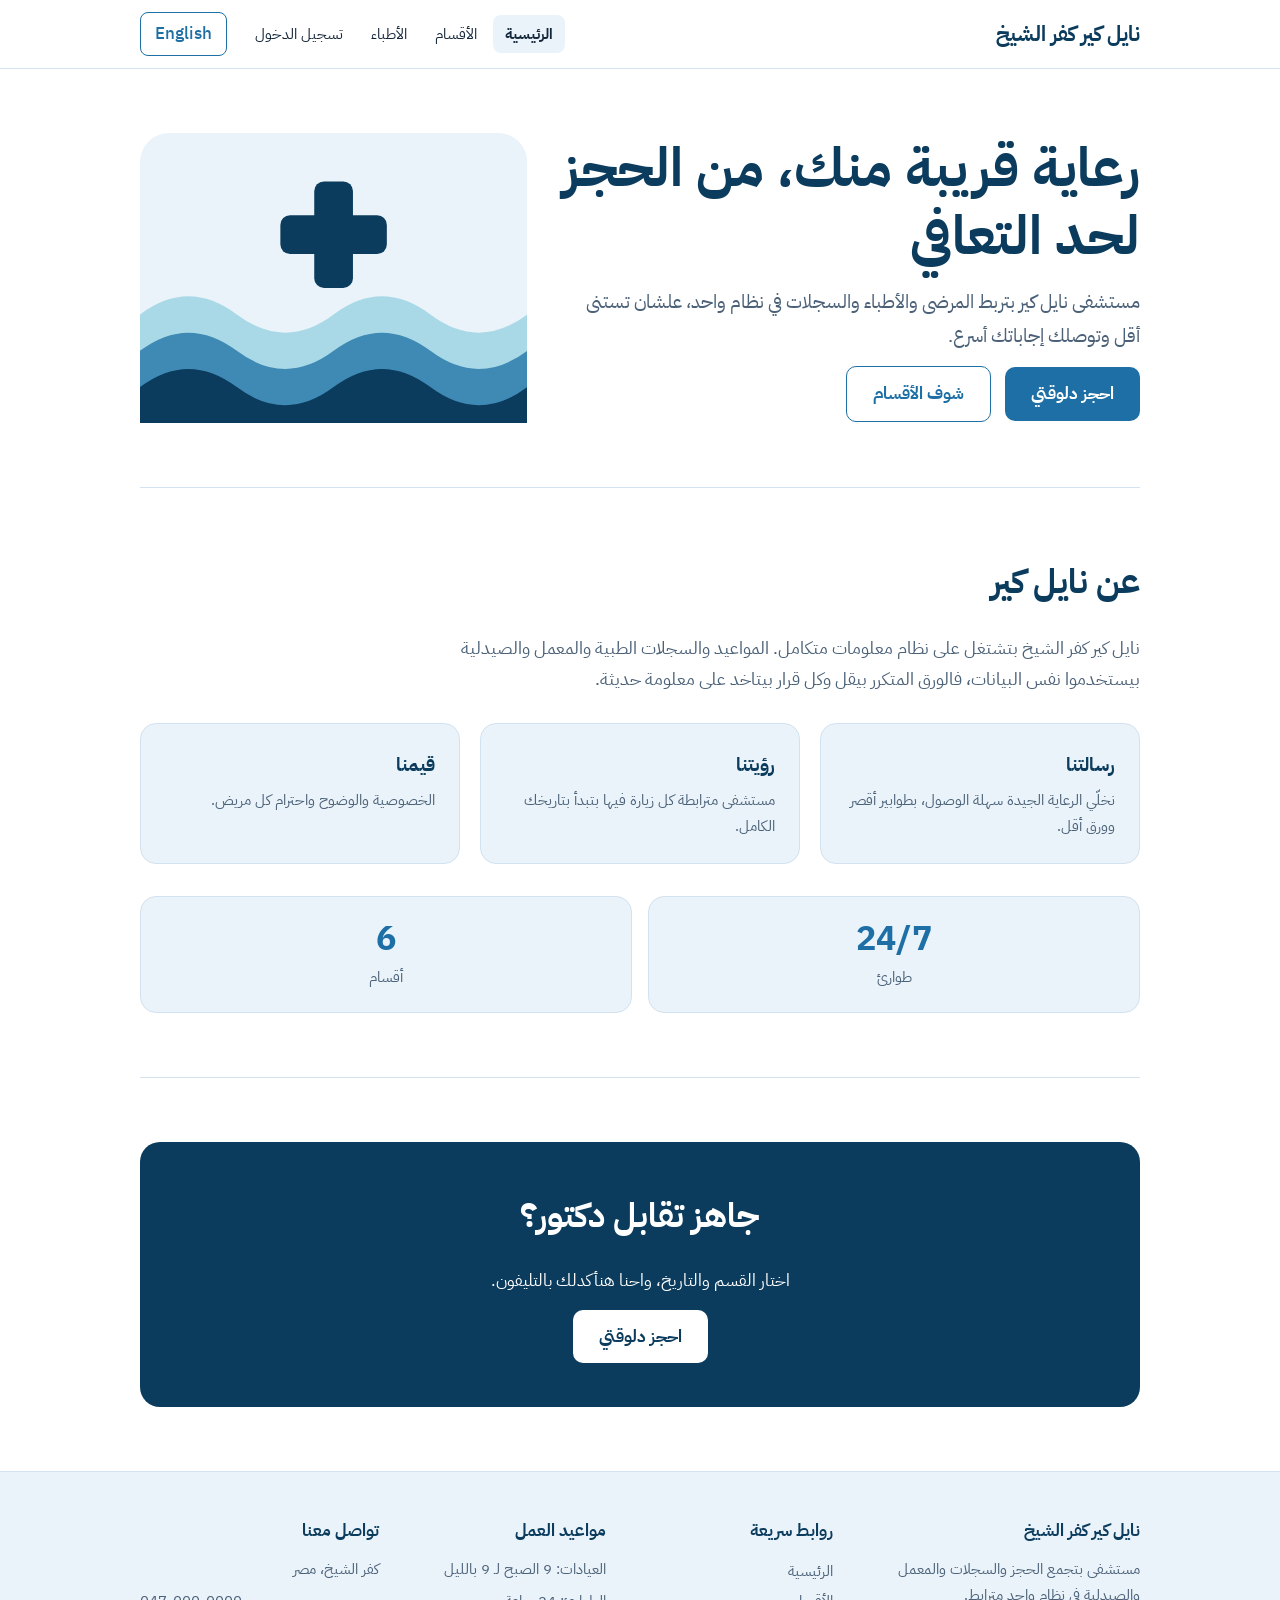
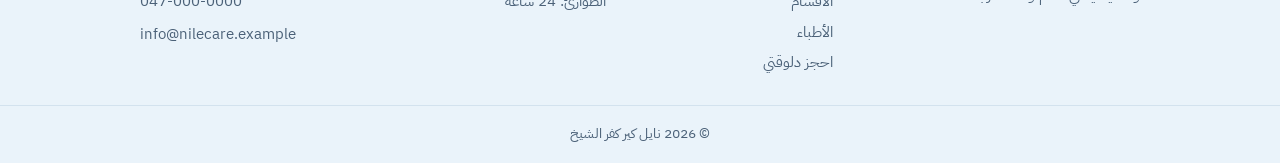
<file: index.html>
<!DOCTYPE html>
<html lang="ar" dir="rtl">
<head>
<meta charset="utf-8">
<meta name="viewport" content="width=device-width, initial-scale=1, viewport-fit=cover">
<title>Home | NileCare Kafr El-Sheikh | نايل كير كفر الشيخ</title>
<link rel="preconnect" href="https://fonts.googleapis.com">
<link href="https://fonts.googleapis.com/css2?family=IBM+Plex+Sans+Arabic:wght@400;500;700&display=swap" rel="stylesheet">
<link rel="stylesheet" href="css/style.css">
</head>
<body>
<header><div class="bar">
<a class="logo" href="index.html" data-en="NileCare Kafr El-Sheikh" data-ar="نايل كير كفر الشيخ">نايل كير كفر الشيخ</a>
<nav>
<a href="index.html" aria-current="page" data-en="Home" data-ar="الرئيسية">الرئيسية</a>
<a href="departments.html" data-en="Departments" data-ar="الأقسام">الأقسام</a>
<a href="doctors.html" data-en="Doctors" data-ar="الأطباء">الأطباء</a>
<a href="login.html" data-en="Login" data-ar="تسجيل الدخول">تسجيل الدخول</a>
</nav>
<button id="lang" type="button">English</button>
</div></header>

<main>
<section id="home" class="hero">
<div>
<h1 data-en="Care you can reach, from booking to recovery" data-ar="رعاية قريبة منك، من الحجز لحد التعافي">رعاية قريبة منك، من الحجز لحد التعافي</h1>
<p data-en="NileCare Hospital connects patients, doctors, and records in one system, so you wait less and get answers faster." data-ar="مستشفى نايل كير بتربط المرضى والأطباء والسجلات في نظام واحد، علشان تستنى أقل وتوصلك إجاباتك أسرع.">مستشفى نايل كير بتربط المرضى والأطباء والسجلات في نظام واحد، علشان تستنى أقل وتوصلك إجاباتك أسرع.</p>
<a class="btn" href="book.html" data-en="Book now" data-ar="احجز دلوقتي">احجز دلوقتي</a>
<a class="btn ghost" href="departments.html" data-en="See our departments" data-ar="شوف الأقسام">شوف الأقسام</a>
</div>
<svg class="wave" viewBox="0 0 320 240" role="img" aria-label="Nile wave">
<rect width="320" height="240" rx="24" fill="var(--tint)"/>
<path d="M0 150 Q40 120 80 150 T160 150 T240 150 T320 150 V240 H0Z" fill="var(--aqua)" opacity=".6"/>
<path d="M0 180 Q40 150 80 180 T160 180 T240 180 T320 180 V240 H0Z" fill="var(--blue)" opacity=".75"/>
<path d="M0 210 Q40 180 80 210 T160 210 T240 210 T320 210 V240 H0Z" fill="var(--navy)"/>
<rect x="144" y="40" width="32" height="88" rx="8" fill="var(--navy)"/>
<rect x="116" y="68" width="88" height="32" rx="8" fill="var(--navy)"/>
</svg>
</section>

<section id="about">
<h2 data-en="About NileCare" data-ar="عن نايل كير">عن نايل كير</h2>
<p class="lead" data-en="NileCare Kafr El-Sheikh runs on an integrated information system. Appointments, medical records, labs, and pharmacy share the same data, which cuts duplicate paperwork and keeps every decision based on current information." data-ar="نايل كير كفر الشيخ بتشتغل على نظام معلومات متكامل. المواعيد والسجلات الطبية والمعمل والصيدلية بيستخدموا نفس البيانات، فالورق المتكرر بيقل وكل قرار بيتاخد على معلومة حديثة.">نايل كير كفر الشيخ بتشتغل على نظام معلومات متكامل. المواعيد والسجلات الطبية والمعمل والصيدلية بيستخدموا نفس البيانات، فالورق المتكرر بيقل وكل قرار بيتاخد على معلومة حديثة.</p>
<div class="cards">
<div class="dept plain"><h3 data-en="Our mission" data-ar="رسالتنا">رسالتنا</h3><p data-en="Make quality care easy to reach, with shorter queues and less paperwork." data-ar="نخلّي الرعاية الجيدة سهلة الوصول، بطوابير أقصر وورق أقل.">نخلّي الرعاية الجيدة سهلة الوصول، بطوابير أقصر وورق أقل.</p></div>
<div class="dept plain"><h3 data-en="Our vision" data-ar="رؤيتنا">رؤيتنا</h3><p data-en="A connected hospital where every visit starts with your full history." data-ar="مستشفى مترابطة كل زيارة فيها بتبدأ بتاريخك الكامل.">مستشفى مترابطة كل زيارة فيها بتبدأ بتاريخك الكامل.</p></div>
<div class="dept plain"><h3 data-en="Our values" data-ar="قيمنا">قيمنا</h3><p data-en="Privacy, clarity, and respect for every patient." data-ar="الخصوصية والوضوح واحترام كل مريض.">الخصوصية والوضوح واحترام كل مريض.</p></div>
</div>
<div class="facts">
<div><b>24/7</b><span data-en="Emergency" data-ar="طوارئ">طوارئ</span></div>
<div><b>6</b><span data-en="Departments" data-ar="أقسام">أقسام</span></div>
</div>
</section>
<section class="cta">
<h2 data-en="Ready to see a doctor?" data-ar="جاهز تقابل دكتور؟">جاهز تقابل دكتور؟</h2>
<p data-en="Pick a department and a date. We confirm by phone." data-ar="اختار القسم والتاريخ، واحنا هنأكدلك بالتليفون.">اختار القسم والتاريخ، واحنا هنأكدلك بالتليفون.</p>
<a class="btn" href="book.html" data-en="Book now" data-ar="احجز دلوقتي">احجز دلوقتي</a>
</section>
</main>
<footer class="site-footer">
<div class="fgrid">
<div><h3 data-en="NileCare Kafr El-Sheikh" data-ar="نايل كير كفر الشيخ">نايل كير كفر الشيخ</h3>
<p data-en="A hospital that keeps booking, records, labs, and pharmacy in one connected system." data-ar="مستشفى بتجمع الحجز والسجلات والمعمل والصيدلية في نظام واحد مترابط.">مستشفى بتجمع الحجز والسجلات والمعمل والصيدلية في نظام واحد مترابط.</p></div>
<div><h3 data-en="Quick links" data-ar="روابط سريعة">روابط سريعة</h3>
<a href="index.html" data-en="Home" data-ar="الرئيسية">الرئيسية</a><a href="departments.html" data-en="Departments" data-ar="الأقسام">الأقسام</a><a href="doctors.html" data-en="Doctors" data-ar="الأطباء">الأطباء</a><a href="book.html" data-en="Book now" data-ar="احجز دلوقتي">احجز دلوقتي</a></div>
<div><h3 data-en="Working hours" data-ar="مواعيد العمل">مواعيد العمل</h3>
<p data-en="Clinics: 9 AM to 9 PM" data-ar="العيادات: 9 الصبح لـ 9 بالليل">العيادات: 9 الصبح لـ 9 بالليل</p>
<p data-en="Emergency: 24 hours" data-ar="الطوارئ: 24 ساعة">الطوارئ: 24 ساعة</p></div>
<div><h3 data-en="Contact" data-ar="تواصل معنا">تواصل معنا</h3>
<p data-en="Kafr El-Sheikh, Egypt" data-ar="كفر الشيخ، مصر">كفر الشيخ، مصر</p>
<p dir="ltr">047-000-0000</p><p dir="ltr">info@nilecare.example</p></div>
</div>
<div class="fbar"><span data-en="© 2026 NileCare Kafr El-Sheikh" data-ar="© 2026 نايل كير كفر الشيخ">© 2026 نايل كير كفر الشيخ</span></div>
</footer>
<script src="js/main.js"></script>
</body>
</html>
</file>
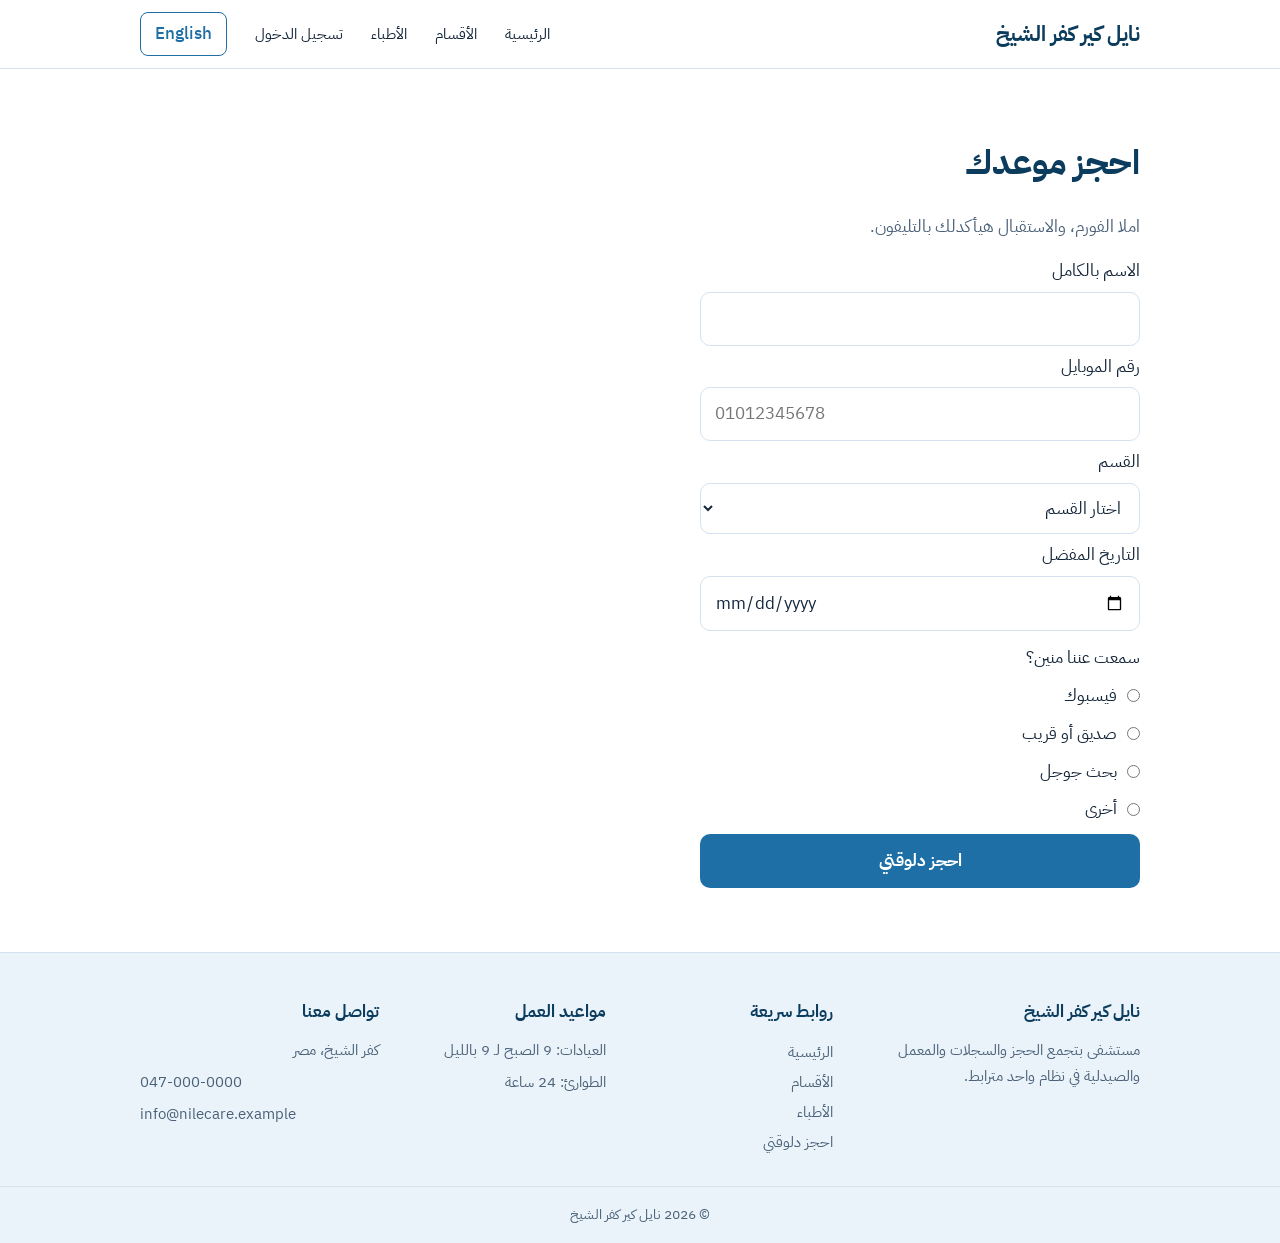
<file: book.html>
<!DOCTYPE html>
<html lang="ar" dir="rtl">
<head>
<meta charset="utf-8">
<meta name="viewport" content="width=device-width, initial-scale=1, viewport-fit=cover">
<title>Book | NileCare Kafr El-Sheikh | نايل كير كفر الشيخ</title>
<link rel="preconnect" href="https://fonts.googleapis.com">
<link href="https://fonts.googleapis.com/css2?family=IBM+Plex+Sans+Arabic:wght@400;500;700&display=swap" rel="stylesheet">
<link rel="stylesheet" href="css/style.css">
</head>
<body>
<header><div class="bar">
<a class="logo" href="index.html" data-en="NileCare Kafr El-Sheikh" data-ar="نايل كير كفر الشيخ">نايل كير كفر الشيخ</a>
<nav>
<a href="index.html" data-en="Home" data-ar="الرئيسية">الرئيسية</a>
<a href="departments.html" data-en="Departments" data-ar="الأقسام">الأقسام</a>
<a href="doctors.html" data-en="Doctors" data-ar="الأطباء">الأطباء</a>
<a href="login.html" data-en="Login" data-ar="تسجيل الدخول">تسجيل الدخول</a>
</nav>
<button id="lang" type="button">English</button>
</div></header>

<main>
<section id="book">
<h2 data-en="Book an appointment" data-ar="احجز موعدك">احجز موعدك</h2>
<p data-en="Fill in the form. The reception team confirms by phone." data-ar="املا الفورم، والاستقبال هيأكدلك بالتليفون.">املا الفورم، والاستقبال هيأكدلك بالتليفون.</p>
<form id="bookForm" class="bookform" novalidate>
<label for="bName" data-en="Full name" data-ar="الاسم بالكامل">الاسم بالكامل</label>
<input id="bName" name="name" type="text" autocomplete="name" required minlength="3">
<p id="nameErr" class="err" hidden data-en="Enter your full name (at least 3 characters)." data-ar="اكتب اسمك بالكامل (3 حروف على الأقل).">اكتب اسمك بالكامل (3 حروف على الأقل).</p>

<label for="bMobile" data-en="Mobile number" data-ar="رقم الموبايل">رقم الموبايل</label>
<input id="bMobile" name="mobile" type="tel" inputmode="numeric" dir="ltr" autocomplete="tel" maxlength="11" required placeholder="01012345678">
<p id="mobileErr" class="err" hidden data-en="Enter a valid Egyptian mobile number, like 01012345678." data-ar="اكتب رقم موبايل مصري صحيح، زي 01012345678.">اكتب رقم موبايل مصري صحيح، زي 01012345678.</p>

<label for="bDept" data-en="Department" data-ar="القسم">القسم</label>
<select id="bDept" name="department" required>
<option value="" disabled selected data-en="Choose a department" data-ar="اختار القسم">اختار القسم</option>
<option value="Internal medicine" data-en="Internal medicine" data-ar="الباطنة">الباطنة</option>
<option value="Pediatrics" data-en="Pediatrics" data-ar="طب الأطفال">طب الأطفال</option>
<option value="Cardiology" data-en="Cardiology" data-ar="أمراض القلب">أمراض القلب</option>
<option value="Radiology" data-en="Radiology" data-ar="الأشعة">الأشعة</option>
<option value="Laboratory" data-en="Laboratory" data-ar="المعمل">المعمل</option>
</select>
<p id="departmentErr" class="err" hidden data-en="Choose a department." data-ar="اختار القسم.">اختار القسم.</p>

<label for="bDate" data-en="Preferred date" data-ar="التاريخ المفضل">التاريخ المفضل</label>
<input id="bDate" name="date" type="date" required>
<p id="dateErr" class="err" hidden data-en="Choose today or a future date." data-ar="اختار النهاردة أو تاريخ جاي.">اختار النهاردة أو تاريخ جاي.</p>

<fieldset>
<legend data-en="How did you hear about us?" data-ar="سمعت عننا منين؟">سمعت عننا منين؟</legend>
<label class="radio"><input type="radio" name="source" value="Facebook"><span data-en="Facebook" data-ar="فيسبوك">فيسبوك</span></label>
<label class="radio"><input type="radio" name="source" value="Friend or family"><span data-en="Friend or family" data-ar="صديق أو قريب">صديق أو قريب</span></label>
<label class="radio"><input type="radio" name="source" value="Google search"><span data-en="Google search" data-ar="بحث جوجل">بحث جوجل</span></label>
<label class="radio"><input type="radio" name="source" value="Other"><span data-en="Other" data-ar="أخرى">أخرى</span></label>
</fieldset>
<p id="sourceErr" class="err" hidden data-en="Choose one option." data-ar="اختار اختيار واحد.">اختار اختيار واحد.</p>

<button id="bookBtn" class="btn" type="submit" data-en="Book now" data-ar="احجز دلوقتي">احجز دلوقتي</button>
<p id="bookStatus" class="note" role="status" hidden></p>
</form>
</section>
</main>
<footer class="site-footer">
<div class="fgrid">
<div><h3 data-en="NileCare Kafr El-Sheikh" data-ar="نايل كير كفر الشيخ">نايل كير كفر الشيخ</h3>
<p data-en="A hospital that keeps booking, records, labs, and pharmacy in one connected system." data-ar="مستشفى بتجمع الحجز والسجلات والمعمل والصيدلية في نظام واحد مترابط.">مستشفى بتجمع الحجز والسجلات والمعمل والصيدلية في نظام واحد مترابط.</p></div>
<div><h3 data-en="Quick links" data-ar="روابط سريعة">روابط سريعة</h3>
<a href="index.html" data-en="Home" data-ar="الرئيسية">الرئيسية</a><a href="departments.html" data-en="Departments" data-ar="الأقسام">الأقسام</a><a href="doctors.html" data-en="Doctors" data-ar="الأطباء">الأطباء</a><a href="book.html" data-en="Book now" data-ar="احجز دلوقتي">احجز دلوقتي</a></div>
<div><h3 data-en="Working hours" data-ar="مواعيد العمل">مواعيد العمل</h3>
<p data-en="Clinics: 9 AM to 9 PM" data-ar="العيادات: 9 الصبح لـ 9 بالليل">العيادات: 9 الصبح لـ 9 بالليل</p>
<p data-en="Emergency: 24 hours" data-ar="الطوارئ: 24 ساعة">الطوارئ: 24 ساعة</p></div>
<div><h3 data-en="Contact" data-ar="تواصل معنا">تواصل معنا</h3>
<p data-en="Kafr El-Sheikh, Egypt" data-ar="كفر الشيخ، مصر">كفر الشيخ، مصر</p>
<p dir="ltr">047-000-0000</p><p dir="ltr">info@nilecare.example</p></div>
</div>
<div class="fbar"><span data-en="© 2026 NileCare Kafr El-Sheikh" data-ar="© 2026 نايل كير كفر الشيخ">© 2026 نايل كير كفر الشيخ</span></div>
</footer>
<script src="js/main.js"></script>
<script src="js/config.js"></script>
<script src="js/book.js"></script>
</body>
</html>
</file>
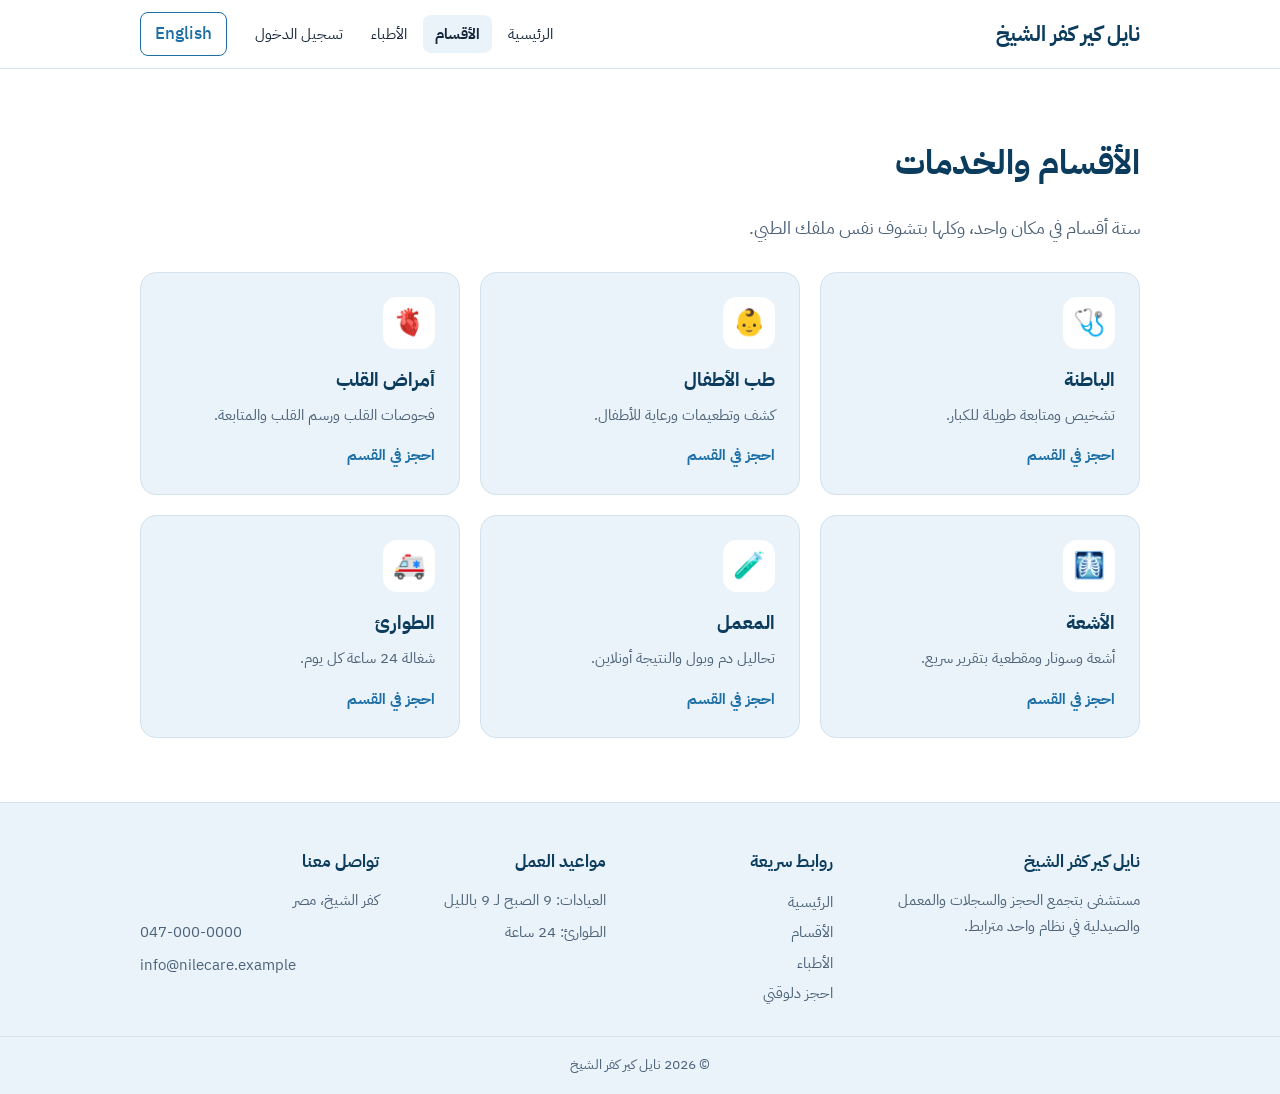
<file: departments.html>
<!DOCTYPE html>
<html lang="ar" dir="rtl">
<head>
<meta charset="utf-8">
<meta name="viewport" content="width=device-width, initial-scale=1, viewport-fit=cover">
<title>Departments | NileCare Kafr El-Sheikh | نايل كير كفر الشيخ</title>
<link rel="preconnect" href="https://fonts.googleapis.com">
<link href="https://fonts.googleapis.com/css2?family=IBM+Plex+Sans+Arabic:wght@400;500;700&display=swap" rel="stylesheet">
<link rel="stylesheet" href="css/style.css">
</head>
<body>
<header><div class="bar">
<a class="logo" href="index.html" data-en="NileCare Kafr El-Sheikh" data-ar="نايل كير كفر الشيخ">نايل كير كفر الشيخ</a>
<nav>
<a href="index.html" data-en="Home" data-ar="الرئيسية">الرئيسية</a>
<a href="departments.html" aria-current="page" data-en="Departments" data-ar="الأقسام">الأقسام</a>
<a href="doctors.html" data-en="Doctors" data-ar="الأطباء">الأطباء</a>
<a href="login.html" data-en="Login" data-ar="تسجيل الدخول">تسجيل الدخول</a>
</nav>
<button id="lang" type="button">English</button>
</div></header>

<main>
<section id="departments">
<h2 data-en="Departments and services" data-ar="الأقسام والخدمات">الأقسام والخدمات</h2>
<p class="lead" data-en="Six departments under one roof, all sharing your patient record." data-ar="ستة أقسام في مكان واحد، وكلها بتشوف نفس ملفك الطبي.">ستة أقسام في مكان واحد، وكلها بتشوف نفس ملفك الطبي.</p>
<div class="cards">
<a class="dept" href="book.html"><span class="ic">🩺</span><h3 data-en="Internal medicine" data-ar="الباطنة">الباطنة</h3><p data-en="Diagnosis and long-term care for adults." data-ar="تشخيص ومتابعة طويلة للكبار.">تشخيص ومتابعة طويلة للكبار.</p><span class="more" data-en="Book in this department" data-ar="احجز في القسم">احجز في القسم</span></a>
<a class="dept" href="book.html"><span class="ic">👶</span><h3 data-en="Pediatrics" data-ar="طب الأطفال">طب الأطفال</h3><p data-en="Check-ups, vaccines, and child care." data-ar="كشف وتطعيمات ورعاية للأطفال.">كشف وتطعيمات ورعاية للأطفال.</p><span class="more" data-en="Book in this department" data-ar="احجز في القسم">احجز في القسم</span></a>
<a class="dept" href="book.html"><span class="ic">🫀</span><h3 data-en="Cardiology" data-ar="أمراض القلب">أمراض القلب</h3><p data-en="Heart tests, ECG, and follow-up." data-ar="فحوصات القلب ورسم القلب والمتابعة.">فحوصات القلب ورسم القلب والمتابعة.</p><span class="more" data-en="Book in this department" data-ar="احجز في القسم">احجز في القسم</span></a>
<a class="dept" href="book.html"><span class="ic">🩻</span><h3 data-en="Radiology" data-ar="الأشعة">الأشعة</h3><p data-en="X-ray, ultrasound, and CT with fast reports." data-ar="أشعة وسونار ومقطعية بتقرير سريع.">أشعة وسونار ومقطعية بتقرير سريع.</p><span class="more" data-en="Book in this department" data-ar="احجز في القسم">احجز في القسم</span></a>
<a class="dept" href="book.html"><span class="ic">🧪</span><h3 data-en="Laboratory" data-ar="المعمل">المعمل</h3><p data-en="Blood and urine tests, results online." data-ar="تحاليل دم وبول والنتيجة أونلاين.">تحاليل دم وبول والنتيجة أونلاين.</p><span class="more" data-en="Book in this department" data-ar="احجز في القسم">احجز في القسم</span></a>
<a class="dept" href="book.html"><span class="ic">🚑</span><h3 data-en="Emergency" data-ar="الطوارئ">الطوارئ</h3><p data-en="Open 24 hours, every day." data-ar="شغالة 24 ساعة كل يوم.">شغالة 24 ساعة كل يوم.</p><span class="more" data-en="Book in this department" data-ar="احجز في القسم">احجز في القسم</span></a>
</div>
</section>
</main>
<footer class="site-footer">
<div class="fgrid">
<div><h3 data-en="NileCare Kafr El-Sheikh" data-ar="نايل كير كفر الشيخ">نايل كير كفر الشيخ</h3>
<p data-en="A hospital that keeps booking, records, labs, and pharmacy in one connected system." data-ar="مستشفى بتجمع الحجز والسجلات والمعمل والصيدلية في نظام واحد مترابط.">مستشفى بتجمع الحجز والسجلات والمعمل والصيدلية في نظام واحد مترابط.</p></div>
<div><h3 data-en="Quick links" data-ar="روابط سريعة">روابط سريعة</h3>
<a href="index.html" data-en="Home" data-ar="الرئيسية">الرئيسية</a><a href="departments.html" data-en="Departments" data-ar="الأقسام">الأقسام</a><a href="doctors.html" data-en="Doctors" data-ar="الأطباء">الأطباء</a><a href="book.html" data-en="Book now" data-ar="احجز دلوقتي">احجز دلوقتي</a></div>
<div><h3 data-en="Working hours" data-ar="مواعيد العمل">مواعيد العمل</h3>
<p data-en="Clinics: 9 AM to 9 PM" data-ar="العيادات: 9 الصبح لـ 9 بالليل">العيادات: 9 الصبح لـ 9 بالليل</p>
<p data-en="Emergency: 24 hours" data-ar="الطوارئ: 24 ساعة">الطوارئ: 24 ساعة</p></div>
<div><h3 data-en="Contact" data-ar="تواصل معنا">تواصل معنا</h3>
<p data-en="Kafr El-Sheikh, Egypt" data-ar="كفر الشيخ، مصر">كفر الشيخ، مصر</p>
<p dir="ltr">047-000-0000</p><p dir="ltr">info@nilecare.example</p></div>
</div>
<div class="fbar"><span data-en="© 2026 NileCare Kafr El-Sheikh" data-ar="© 2026 نايل كير كفر الشيخ">© 2026 نايل كير كفر الشيخ</span></div>
</footer>
<script src="js/main.js"></script>
</body>
</html>
</file>
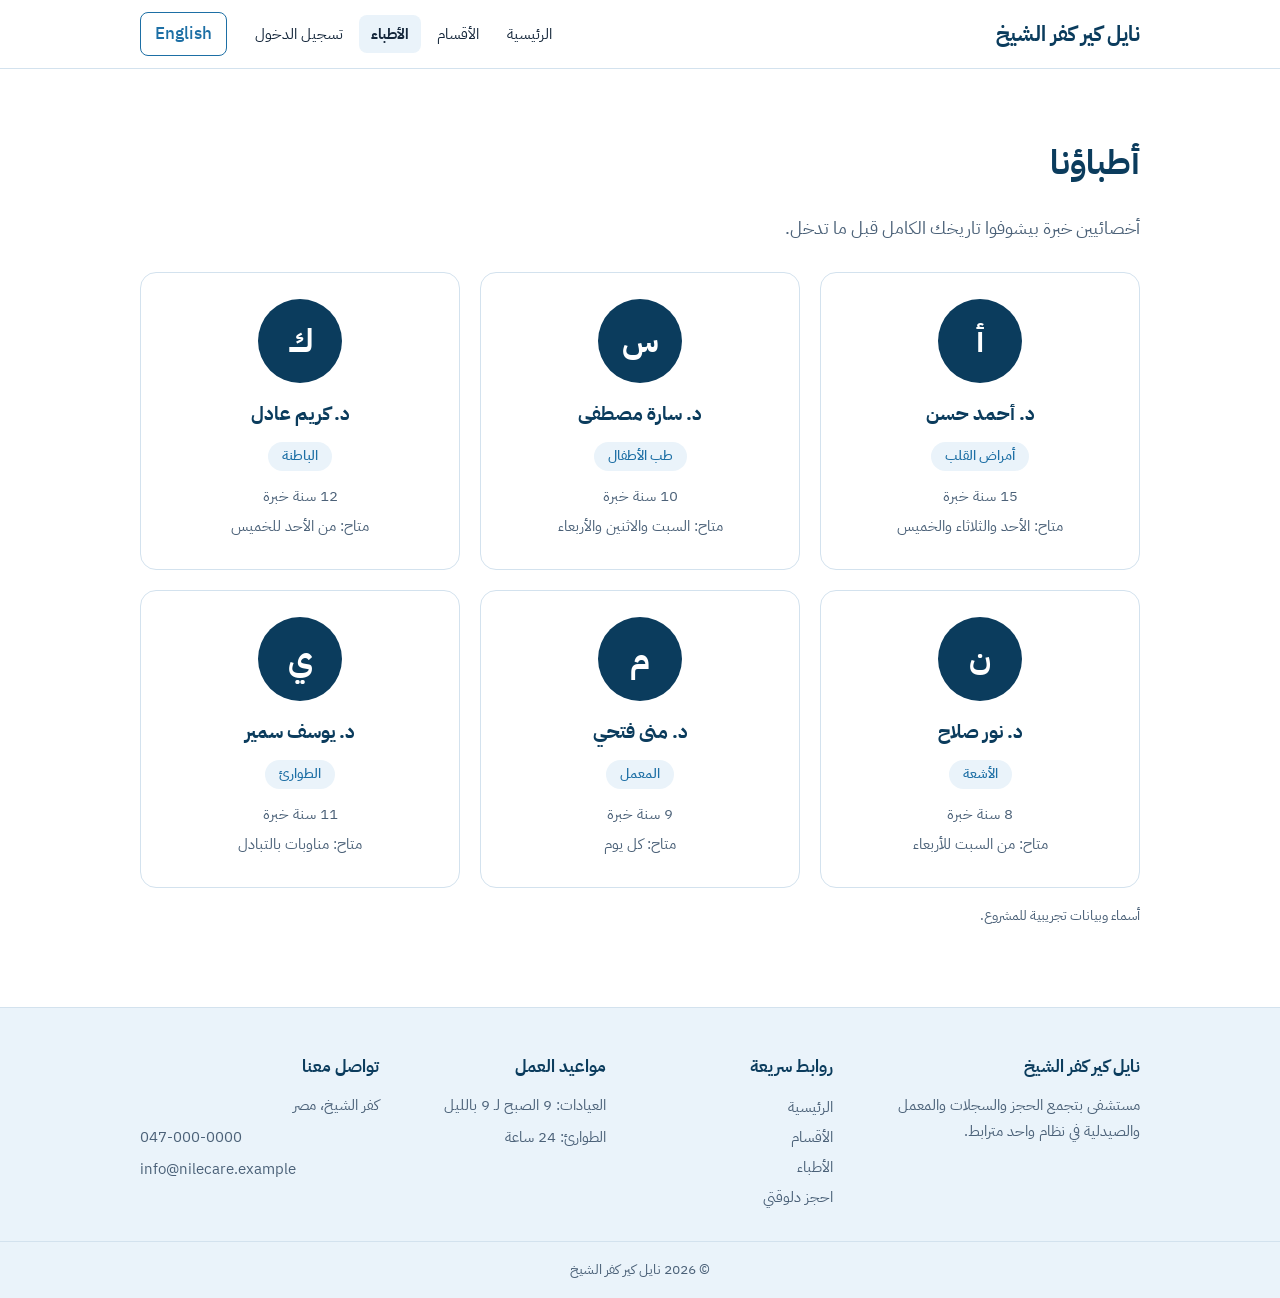
<file: doctors.html>
<!DOCTYPE html>
<html lang="ar" dir="rtl">
<head>
<meta charset="utf-8">
<meta name="viewport" content="width=device-width, initial-scale=1, viewport-fit=cover">
<title>Doctors | NileCare Kafr El-Sheikh | نايل كير كفر الشيخ</title>
<link rel="preconnect" href="https://fonts.googleapis.com">
<link href="https://fonts.googleapis.com/css2?family=IBM+Plex+Sans+Arabic:wght@400;500;700&display=swap" rel="stylesheet">
<link rel="stylesheet" href="css/style.css">
</head>
<body>
<header><div class="bar">
<a class="logo" href="index.html" data-en="NileCare Kafr El-Sheikh" data-ar="نايل كير كفر الشيخ">نايل كير كفر الشيخ</a>
<nav>
<a href="index.html" data-en="Home" data-ar="الرئيسية">الرئيسية</a>
<a href="departments.html" data-en="Departments" data-ar="الأقسام">الأقسام</a>
<a href="doctors.html" aria-current="page" data-en="Doctors" data-ar="الأطباء">الأطباء</a>
<a href="login.html" data-en="Login" data-ar="تسجيل الدخول">تسجيل الدخول</a>
</nav>
<button id="lang" type="button">English</button>
</div></header>

<main>
<section id="doctors">
<h2 data-en="Our doctors" data-ar="أطباؤنا">أطباؤنا</h2>
<p class="lead" data-en="Experienced specialists who see your full history before you walk in." data-ar="أخصائيين خبرة بيشوفوا تاريخك الكامل قبل ما تدخل.">أخصائيين خبرة بيشوفوا تاريخك الكامل قبل ما تدخل.</p>
<div class="cards">
<div class="dcard"><div class="av" data-en="A" data-ar="أ">أ</div><h3 data-en="Dr. Ahmed Hassan" data-ar="د. أحمد حسن">د. أحمد حسن</h3><span class="badge" data-en="Cardiology" data-ar="أمراض القلب">أمراض القلب</span>
<p data-en="15 years of experience" data-ar="15 سنة خبرة">15 سنة خبرة</p><p data-en="Available: Sun, Tue, Thu" data-ar="متاح: الأحد والثلاثاء والخميس">متاح: الأحد والثلاثاء والخميس</p>
</div>
<div class="dcard"><div class="av" data-en="S" data-ar="س">س</div><h3 data-en="Dr. Sara Mostafa" data-ar="د. سارة مصطفى">د. سارة مصطفى</h3><span class="badge" data-en="Pediatrics" data-ar="طب الأطفال">طب الأطفال</span>
<p data-en="10 years of experience" data-ar="10 سنة خبرة">10 سنة خبرة</p><p data-en="Available: Sat, Mon, Wed" data-ar="متاح: السبت والاثنين والأربعاء">متاح: السبت والاثنين والأربعاء</p>
</div>
<div class="dcard"><div class="av" data-en="K" data-ar="ك">ك</div><h3 data-en="Dr. Karim Adel" data-ar="د. كريم عادل">د. كريم عادل</h3><span class="badge" data-en="Internal medicine" data-ar="الباطنة">الباطنة</span>
<p data-en="12 years of experience" data-ar="12 سنة خبرة">12 سنة خبرة</p><p data-en="Available: Sun to Thu" data-ar="متاح: من الأحد للخميس">متاح: من الأحد للخميس</p>
</div>
<div class="dcard"><div class="av" data-en="N" data-ar="ن">ن</div><h3 data-en="Dr. Nour Salah" data-ar="د. نور صلاح">د. نور صلاح</h3><span class="badge" data-en="Radiology" data-ar="الأشعة">الأشعة</span>
<p data-en="8 years of experience" data-ar="8 سنة خبرة">8 سنة خبرة</p><p data-en="Available: Sat to Wed" data-ar="متاح: من السبت للأربعاء">متاح: من السبت للأربعاء</p>
</div>
<div class="dcard"><div class="av" data-en="M" data-ar="م">م</div><h3 data-en="Dr. Mona Fathy" data-ar="د. منى فتحي">د. منى فتحي</h3><span class="badge" data-en="Laboratory" data-ar="المعمل">المعمل</span>
<p data-en="9 years of experience" data-ar="9 سنة خبرة">9 سنة خبرة</p><p data-en="Available: Every day" data-ar="متاح: كل يوم">متاح: كل يوم</p>
</div>
<div class="dcard"><div class="av" data-en="Y" data-ar="ي">ي</div><h3 data-en="Dr. Youssef Samir" data-ar="د. يوسف سمير">د. يوسف سمير</h3><span class="badge" data-en="Emergency" data-ar="الطوارئ">الطوارئ</span>
<p data-en="11 years of experience" data-ar="11 سنة خبرة">11 سنة خبرة</p><p data-en="Available: Rotating shifts" data-ar="متاح: مناوبات بالتبادل">متاح: مناوبات بالتبادل</p>
</div>
</div>
<p class="note" data-en="Sample names and details for the project." data-ar="أسماء وبيانات تجريبية للمشروع.">أسماء وبيانات تجريبية للمشروع.</p>
</section>
</main>
<footer class="site-footer">
<div class="fgrid">
<div><h3 data-en="NileCare Kafr El-Sheikh" data-ar="نايل كير كفر الشيخ">نايل كير كفر الشيخ</h3>
<p data-en="A hospital that keeps booking, records, labs, and pharmacy in one connected system." data-ar="مستشفى بتجمع الحجز والسجلات والمعمل والصيدلية في نظام واحد مترابط.">مستشفى بتجمع الحجز والسجلات والمعمل والصيدلية في نظام واحد مترابط.</p></div>
<div><h3 data-en="Quick links" data-ar="روابط سريعة">روابط سريعة</h3>
<a href="index.html" data-en="Home" data-ar="الرئيسية">الرئيسية</a><a href="departments.html" data-en="Departments" data-ar="الأقسام">الأقسام</a><a href="doctors.html" data-en="Doctors" data-ar="الأطباء">الأطباء</a><a href="book.html" data-en="Book now" data-ar="احجز دلوقتي">احجز دلوقتي</a></div>
<div><h3 data-en="Working hours" data-ar="مواعيد العمل">مواعيد العمل</h3>
<p data-en="Clinics: 9 AM to 9 PM" data-ar="العيادات: 9 الصبح لـ 9 بالليل">العيادات: 9 الصبح لـ 9 بالليل</p>
<p data-en="Emergency: 24 hours" data-ar="الطوارئ: 24 ساعة">الطوارئ: 24 ساعة</p></div>
<div><h3 data-en="Contact" data-ar="تواصل معنا">تواصل معنا</h3>
<p data-en="Kafr El-Sheikh, Egypt" data-ar="كفر الشيخ، مصر">كفر الشيخ، مصر</p>
<p dir="ltr">047-000-0000</p><p dir="ltr">info@nilecare.example</p></div>
</div>
<div class="fbar"><span data-en="© 2026 NileCare Kafr El-Sheikh" data-ar="© 2026 نايل كير كفر الشيخ">© 2026 نايل كير كفر الشيخ</span></div>
</footer>
<script src="js/main.js"></script>
</body>
</html>
</file>
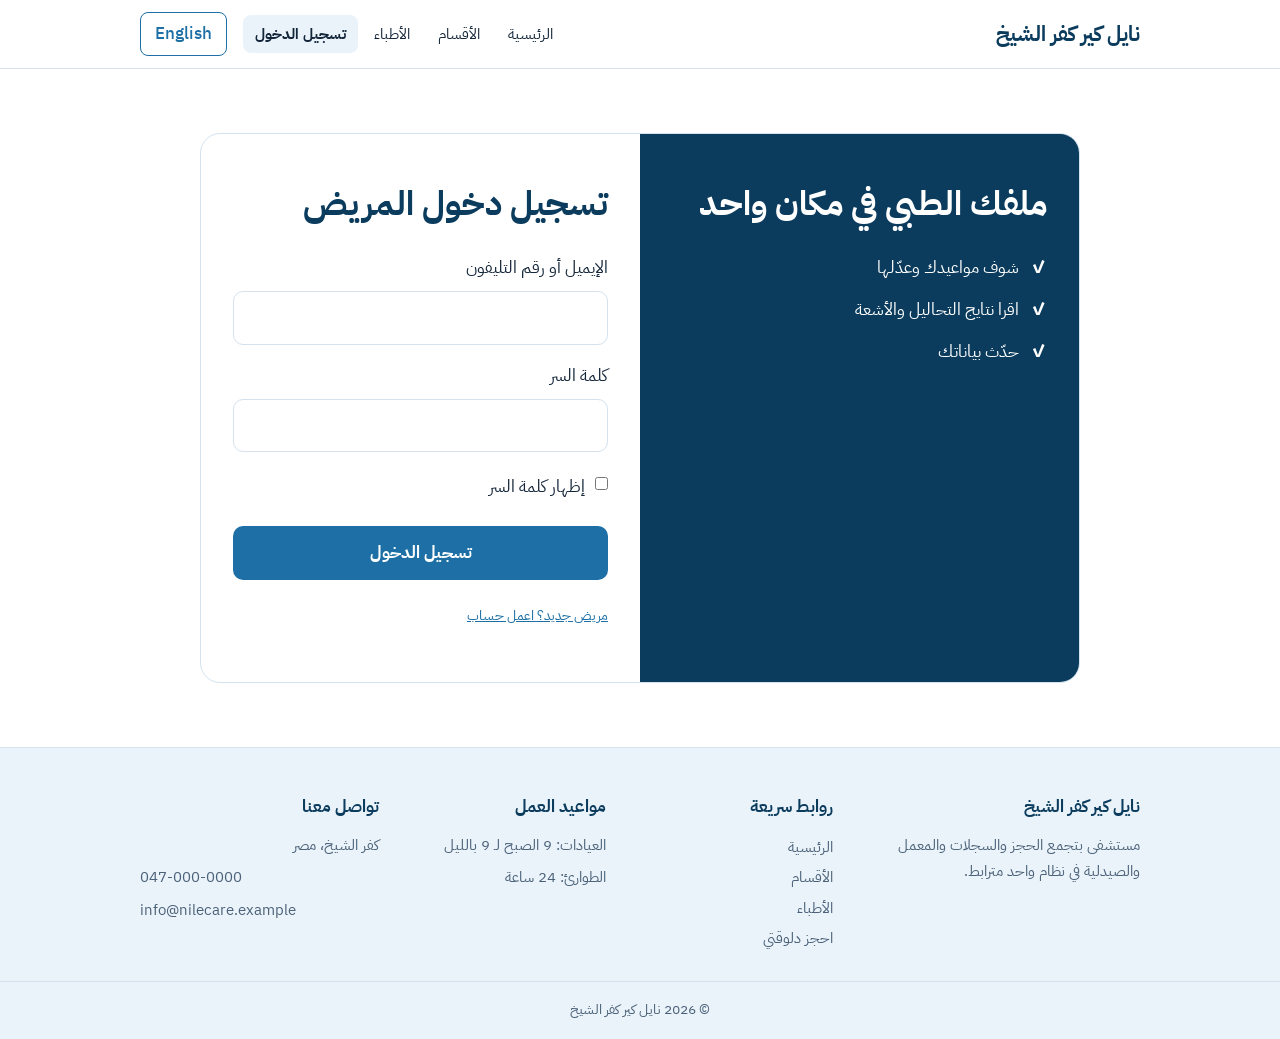
<file: login.html>
<!DOCTYPE html>
<html lang="ar" dir="rtl">
<head>
<meta charset="utf-8">
<meta name="viewport" content="width=device-width, initial-scale=1, viewport-fit=cover">
<title>Login | NileCare Kafr El-Sheikh | نايل كير كفر الشيخ</title>
<link rel="preconnect" href="https://fonts.googleapis.com">
<link href="https://fonts.googleapis.com/css2?family=IBM+Plex+Sans+Arabic:wght@400;500;700&display=swap" rel="stylesheet">
<link rel="stylesheet" href="css/style.css">
</head>
<body>
<header><div class="bar">
<a class="logo" href="index.html" data-en="NileCare Kafr El-Sheikh" data-ar="نايل كير كفر الشيخ">نايل كير كفر الشيخ</a>
<nav>
<a href="index.html" data-en="Home" data-ar="الرئيسية">الرئيسية</a>
<a href="departments.html" data-en="Departments" data-ar="الأقسام">الأقسام</a>
<a href="doctors.html" data-en="Doctors" data-ar="الأطباء">الأطباء</a>
<a href="login.html" aria-current="page" data-en="Login" data-ar="تسجيل الدخول">تسجيل الدخول</a>
</nav>
<button id="lang" type="button">English</button>
</div></header>

<main>
<section id="login">
<div class="auth">
<div class="auth-side">
<h2 data-en="Your health record, in one place" data-ar="ملفك الطبي في مكان واحد">ملفك الطبي في مكان واحد</h2>
<ul>
<li data-en="See and change your appointments" data-ar="شوف مواعيدك وعدّلها">شوف مواعيدك وعدّلها</li>
<li data-en="Read lab and radiology results" data-ar="اقرا نتايج التحاليل والأشعة">اقرا نتايج التحاليل والأشعة</li>
<li data-en="Keep your details up to date" data-ar="حدّث بياناتك">حدّث بياناتك</li>
</ul>
</div>
<div class="auth-card">
<h2 data-en="Patient login" data-ar="تسجيل دخول المريض">تسجيل دخول المريض</h2>
<form id="loginForm" class="login" novalidate>
<label for="u" data-en="Email or phone" data-ar="الإيميل أو رقم التليفون">الإيميل أو رقم التليفون</label>
<input id="u" type="text" autocomplete="username" required>
<label for="p" data-en="Password" data-ar="كلمة السر">كلمة السر</label>
<input id="p" type="password" autocomplete="current-password" required>
<label class="radio"><input type="checkbox" id="showPw"><span data-en="Show password" data-ar="إظهار كلمة السر">إظهار كلمة السر</span></label>
<button class="btn" type="submit" data-en="Log in" data-ar="تسجيل الدخول">تسجيل الدخول</button>
<p id="loginMsg" class="note" hidden data-en="Demo only: this page has no real accounts yet." data-ar="تجربة شكل بس: الصفحة دي مفيهاش حسابات حقيقية لسه.">تجربة شكل بس: الصفحة دي مفيهاش حسابات حقيقية لسه.</p>
<p class="note"><a href="signup.html" data-en="New patient? Create an account" data-ar="مريض جديد؟ اعمل حساب">مريض جديد؟ اعمل حساب</a></p>
</form>
</div>
</div>
</section>
</main>
<footer class="site-footer">
<div class="fgrid">
<div><h3 data-en="NileCare Kafr El-Sheikh" data-ar="نايل كير كفر الشيخ">نايل كير كفر الشيخ</h3>
<p data-en="A hospital that keeps booking, records, labs, and pharmacy in one connected system." data-ar="مستشفى بتجمع الحجز والسجلات والمعمل والصيدلية في نظام واحد مترابط.">مستشفى بتجمع الحجز والسجلات والمعمل والصيدلية في نظام واحد مترابط.</p></div>
<div><h3 data-en="Quick links" data-ar="روابط سريعة">روابط سريعة</h3>
<a href="index.html" data-en="Home" data-ar="الرئيسية">الرئيسية</a><a href="departments.html" data-en="Departments" data-ar="الأقسام">الأقسام</a><a href="doctors.html" data-en="Doctors" data-ar="الأطباء">الأطباء</a><a href="book.html" data-en="Book now" data-ar="احجز دلوقتي">احجز دلوقتي</a></div>
<div><h3 data-en="Working hours" data-ar="مواعيد العمل">مواعيد العمل</h3>
<p data-en="Clinics: 9 AM to 9 PM" data-ar="العيادات: 9 الصبح لـ 9 بالليل">العيادات: 9 الصبح لـ 9 بالليل</p>
<p data-en="Emergency: 24 hours" data-ar="الطوارئ: 24 ساعة">الطوارئ: 24 ساعة</p></div>
<div><h3 data-en="Contact" data-ar="تواصل معنا">تواصل معنا</h3>
<p data-en="Kafr El-Sheikh, Egypt" data-ar="كفر الشيخ، مصر">كفر الشيخ، مصر</p>
<p dir="ltr">047-000-0000</p><p dir="ltr">info@nilecare.example</p></div>
</div>
<div class="fbar"><span data-en="© 2026 NileCare Kafr El-Sheikh" data-ar="© 2026 نايل كير كفر الشيخ">© 2026 نايل كير كفر الشيخ</span></div>
</footer>
<script src="js/main.js"></script>
<script src="js/login.js"></script>
</body>
</html>
</file>
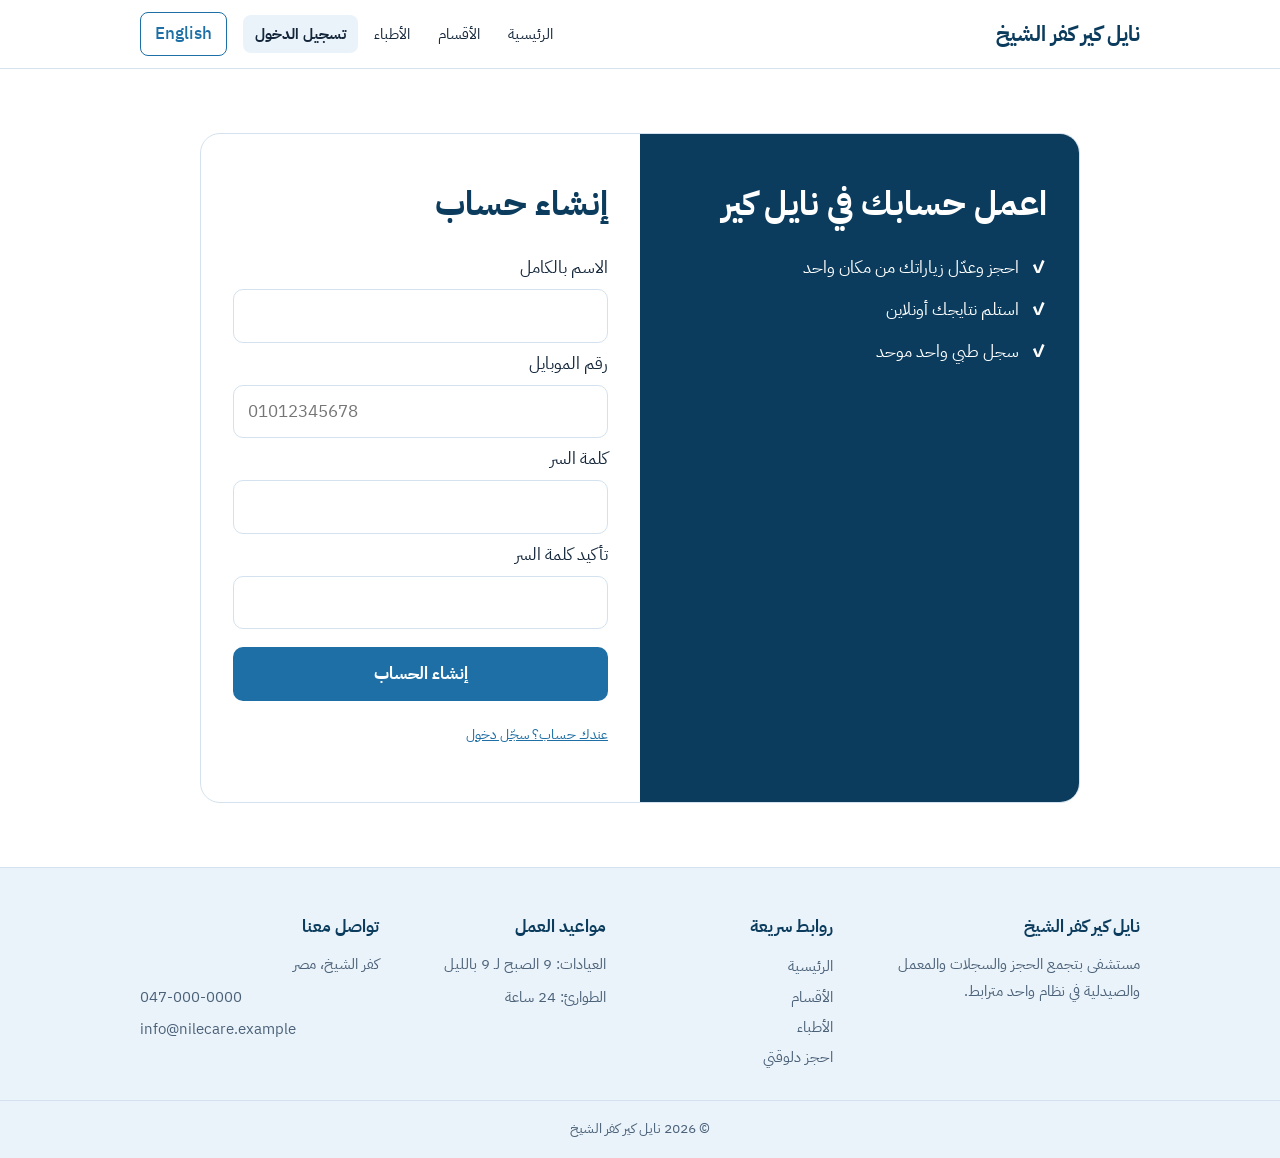
<file: signup.html>
<!DOCTYPE html>
<html lang="ar" dir="rtl">
<head>
<meta charset="utf-8">
<meta name="viewport" content="width=device-width, initial-scale=1, viewport-fit=cover">
<title>Sign up | NileCare Kafr El-Sheikh | نايل كير كفر الشيخ</title>
<link rel="preconnect" href="https://fonts.googleapis.com">
<link href="https://fonts.googleapis.com/css2?family=IBM+Plex+Sans+Arabic:wght@400;500;700&display=swap" rel="stylesheet">
<link rel="stylesheet" href="css/style.css">
</head>
<body>
<header><div class="bar">
<a class="logo" href="index.html" data-en="NileCare Kafr El-Sheikh" data-ar="نايل كير كفر الشيخ">نايل كير كفر الشيخ</a>
<nav>
<a href="index.html" data-en="Home" data-ar="الرئيسية">الرئيسية</a>
<a href="departments.html" data-en="Departments" data-ar="الأقسام">الأقسام</a>
<a href="doctors.html" data-en="Doctors" data-ar="الأطباء">الأطباء</a>
<a href="login.html" aria-current="page" data-en="Login" data-ar="تسجيل الدخول">تسجيل الدخول</a>
</nav>
<button id="lang" type="button">English</button>
</div></header>

<main>
<section id="signup">
<div class="auth">
<div class="auth-side">
<h2 data-en="Create your NileCare account" data-ar="اعمل حسابك في نايل كير">اعمل حسابك في نايل كير</h2>
<ul>
<li data-en="Book and manage visits in one place" data-ar="احجز وعدّل زياراتك من مكان واحد">احجز وعدّل زياراتك من مكان واحد</li>
<li data-en="Get your results online" data-ar="استلم نتايجك أونلاين">استلم نتايجك أونلاين</li>
<li data-en="Keep one shared medical record" data-ar="سجل طبي واحد موحد">سجل طبي واحد موحد</li>
</ul>
</div>
<div class="auth-card">
<h2 data-en="Sign up" data-ar="إنشاء حساب">إنشاء حساب</h2>
<form id="signupForm" class="bookform" novalidate>
<label for="sname" data-en="Full name" data-ar="الاسم بالكامل">الاسم بالكامل</label>
<input id="sname" type="text" autocomplete="name">
<p class="err" id="snameErr" hidden data-en="Enter your full name (at least 3 characters)." data-ar="اكتب اسمك بالكامل (3 حروف على الأقل).">اكتب اسمك بالكامل (3 حروف على الأقل).</p>
<label for="smobile" data-en="Mobile number" data-ar="رقم الموبايل">رقم الموبايل</label>
<input id="smobile" type="tel" inputmode="numeric" dir="ltr" maxlength="11" autocomplete="tel" placeholder="01012345678">
<p class="err" id="smobileErr" hidden data-en="Enter a valid Egyptian mobile number, like 01012345678." data-ar="اكتب رقم موبايل مصري صحيح، زي 01012345678.">اكتب رقم موبايل مصري صحيح، زي 01012345678.</p>
<label for="spass" data-en="Password" data-ar="كلمة السر">كلمة السر</label>
<input id="spass" type="password" autocomplete="new-password">
<p class="err" id="spassErr" hidden data-en="Use at least 8 characters." data-ar="استخدم 8 حروف أو أرقام على الأقل.">استخدم 8 حروف أو أرقام على الأقل.</p>
<label for="sconfirm" data-en="Confirm password" data-ar="تأكيد كلمة السر">تأكيد كلمة السر</label>
<input id="sconfirm" type="password" autocomplete="new-password">
<p class="err" id="sconfirmErr" hidden data-en="Passwords do not match." data-ar="كلمتين السر مش متطابقين.">كلمتين السر مش متطابقين.</p>
<button class="btn" type="submit" data-en="Create account" data-ar="إنشاء الحساب">إنشاء الحساب</button>
<p id="signupMsg" class="note" hidden data-en="Demo only: no account was created." data-ar="تجربة شكل بس: محصلش إنشاء حساب فعلي.">تجربة شكل بس: محصلش إنشاء حساب فعلي.</p>
<p class="note"><a href="login.html" data-en="Already have an account? Log in" data-ar="عندك حساب؟ سجّل دخول">عندك حساب؟ سجّل دخول</a></p>
</form>
</div>
</div>
</section>
</main>
<footer class="site-footer">
<div class="fgrid">
<div><h3 data-en="NileCare Kafr El-Sheikh" data-ar="نايل كير كفر الشيخ">نايل كير كفر الشيخ</h3>
<p data-en="A hospital that keeps booking, records, labs, and pharmacy in one connected system." data-ar="مستشفى بتجمع الحجز والسجلات والمعمل والصيدلية في نظام واحد مترابط.">مستشفى بتجمع الحجز والسجلات والمعمل والصيدلية في نظام واحد مترابط.</p></div>
<div><h3 data-en="Quick links" data-ar="روابط سريعة">روابط سريعة</h3>
<a href="index.html" data-en="Home" data-ar="الرئيسية">الرئيسية</a><a href="departments.html" data-en="Departments" data-ar="الأقسام">الأقسام</a><a href="doctors.html" data-en="Doctors" data-ar="الأطباء">الأطباء</a><a href="book.html" data-en="Book now" data-ar="احجز دلوقتي">احجز دلوقتي</a></div>
<div><h3 data-en="Working hours" data-ar="مواعيد العمل">مواعيد العمل</h3>
<p data-en="Clinics: 9 AM to 9 PM" data-ar="العيادات: 9 الصبح لـ 9 بالليل">العيادات: 9 الصبح لـ 9 بالليل</p>
<p data-en="Emergency: 24 hours" data-ar="الطوارئ: 24 ساعة">الطوارئ: 24 ساعة</p></div>
<div><h3 data-en="Contact" data-ar="تواصل معنا">تواصل معنا</h3>
<p data-en="Kafr El-Sheikh, Egypt" data-ar="كفر الشيخ، مصر">كفر الشيخ، مصر</p>
<p dir="ltr">047-000-0000</p><p dir="ltr">info@nilecare.example</p></div>
</div>
<div class="fbar"><span data-en="© 2026 NileCare Kafr El-Sheikh" data-ar="© 2026 نايل كير كفر الشيخ">© 2026 نايل كير كفر الشيخ</span></div>
</footer>
<script src="js/main.js"></script>
<script src="js/signup.js"></script>
</body>
</html>
</file>
<file: css/style.css>
:root{--ink:#14263A;--muted:#4B6178;--navy:#0B3C5D;--blue:#1D6FA5;--aqua:#7FC8D9;--tint:#EAF3FA;--bg:#FFFFFF;--line:#D3E2EE;
box-sizing:border-box;padding-top:env(safe-area-inset-top,0px);padding-bottom:env(safe-area-inset-bottom,0px)}
@media (prefers-color-scheme:dark){:root:not([data-theme="light"]){--ink:#E6EEF6;--muted:#9FB4C8;--navy:#9ED3EA;--blue:#5AAAD8;--aqua:#2D6F86;--tint:#12263A;--bg:#0C1824;--line:#223B52;color-scheme:dark}}
:root[data-theme="dark"]{--ink:#E6EEF6;--muted:#9FB4C8;--navy:#9ED3EA;--blue:#5AAAD8;--aqua:#2D6F86;--tint:#12263A;--bg:#0C1824;--line:#223B52;color-scheme:dark}
*{box-sizing:border-box}
html{scroll-behavior:smooth;scroll-padding-top:calc(72px + env(safe-area-inset-top,0px))}
body{margin:0;background:var(--bg);color:var(--ink);font-family:"IBM Plex Sans Arabic",system-ui,-apple-system,"Segoe UI",Tahoma,sans-serif;line-height:1.75;font-size:17px}
body::before{content:"";position:fixed;inset:0 0 auto;height:env(safe-area-inset-top,0px);background:var(--bg);z-index:10}
header{position:sticky;top:env(safe-area-inset-top,0px);z-index:11;background:var(--bg);border-bottom:1px solid var(--line)}
.bar{max-width:1040px;margin:auto;padding:12px 20px;display:flex;align-items:center;gap:16px;flex-wrap:wrap}
.logo{font-weight:700;font-size:21px;color:var(--navy);text-decoration:none;margin-inline-end:auto}
nav{display:flex;gap:4px;flex-wrap:wrap}
nav a{color:var(--ink);text-decoration:none;padding:6px 12px;border-radius:8px;font-size:15px}
nav a:hover,nav a:focus-visible{background:var(--tint)}
button,.btn{font:inherit;cursor:pointer}
#lang{border:1px solid var(--blue);background:transparent;color:var(--blue);padding:6px 14px;border-radius:8px;font-weight:500}
:focus-visible{outline:3px solid var(--blue);outline-offset:2px}
main{max-width:1040px;margin:auto;padding:0 20px}
section{padding:64px 0;border-bottom:1px solid var(--line)}
section:last-of-type{border-bottom:0}
h1{font-size:clamp(32px,6vw,54px);line-height:1.25;color:var(--navy);margin:0 0 16px;max-width:15em}
h2{font-size:clamp(25px,4vw,34px);color:var(--navy);margin:0 0 20px}
h3{margin:0 0 6px;font-size:19px;color:var(--navy)}
p{margin:0 0 14px;max-width:62ch;color:var(--muted)}
.hero{display:grid;grid-template-columns:1.2fr .8fr;gap:32px;align-items:center}
.hero p{font-size:19px}
.btn{display:inline-block;background:var(--blue);color:#fff;text-decoration:none;padding:12px 26px;border-radius:10px;font-weight:700;border:0}
.btn:hover{filter:brightness(1.08)}
.btn.ghost{background:transparent;color:var(--blue);border:1.5px solid var(--blue);margin-inline-start:10px}
.wave{width:100%;height:auto}
.list{display:grid;grid-template-columns:repeat(auto-fit,minmax(230px,1fr));gap:28px 36px}
.list div{border-inline-start:3px solid var(--aqua);padding-inline-start:16px}
.list p{margin:0}
.docs{display:grid;grid-template-columns:repeat(auto-fit,minmax(220px,1fr));gap:20px}
.doc{background:var(--tint);border-radius:14px;padding:22px}
.av{width:56px;height:56px;border-radius:50%;background:var(--navy);color:var(--bg);display:grid;place-items:center;font-weight:700;font-size:20px;margin-bottom:12px}
.doc p{margin:0;font-size:15px}
.note{font-size:14px;margin-top:16px}
.steps{padding:0;margin:0 0 24px;list-style:none;display:grid;gap:10px;max-width:46ch}
.steps li{background:var(--tint);padding:12px 16px;border-radius:10px;color:var(--ink)}
.facts{display:flex;gap:36px;flex-wrap:wrap;margin-top:24px}
.facts b{display:block;font-size:30px;color:var(--navy);line-height:1.2}
.facts span{color:var(--muted);font-size:15px}
.bookform{display:grid;gap:6px;max-width:440px}
.bookform input:not([type=radio]),.bookform select{font:inherit;padding:11px 14px;border:1px solid var(--line);border-radius:10px;background:var(--bg);color:var(--ink);width:100%}
.bookform [aria-invalid="true"]{border-color:var(--err)}
.bookform fieldset{border:0;padding:0;margin:6px 0 0}
.bookform legend{padding:0;margin-bottom:4px}
.radio{display:flex;gap:10px;align-items:center;padding:4px 0}
.radio input{width:auto;margin:0;accent-color:var(--blue)}
.err{color:var(--err);font-size:14px;margin:0 0 6px;max-width:none}
.note.bad{color:var(--err)}
:root{--err:#B3261E}
@media (prefers-color-scheme:dark){:root:not([data-theme="light"]){--err:#FF8A80}}
:root[data-theme="dark"]{--err:#FF8A80}
.login{display:grid;gap:8px;max-width:360px}
.login input{font:inherit;padding:11px 14px;border:1px solid var(--line);border-radius:10px;background:var(--bg);color:var(--ink);margin-bottom:8px}
.login .btn{margin-top:8px}
footer{padding:28px 20px;text-align:center;color:var(--muted);font-size:14px;border-top:1px solid var(--line)}
@media (max-width:760px){.hero{grid-template-columns:1fr}.wave{max-width:340px}.btn.ghost{margin:10px 0 0}}
@media (prefers-reduced-motion:reduce){html{scroll-behavior:auto}}
body{display:flex;flex-direction:column;min-height:100vh}
main{flex:1 0 auto;width:100%}
nav a[aria-current="page"]{background:var(--tint);font-weight:700}

.lead{font-size:18px;margin-bottom:28px}
.cards{display:grid;grid-template-columns:repeat(auto-fit,minmax(250px,1fr));gap:20px}
.dept{display:block;background:var(--tint);border:1px solid var(--line);border-radius:16px;padding:24px;text-decoration:none;color:inherit;transition:transform .2s,border-color .2s}
a.dept:hover,a.dept:focus-visible{transform:translateY(-3px);border-color:var(--blue)}
.dept p{margin:0 0 12px;font-size:15px}
.dept.plain p{margin:0}
.ic{display:grid;place-items:center;width:52px;height:52px;border-radius:14px;background:var(--bg);font-size:26px;margin-bottom:14px}
.more{color:var(--blue);font-weight:700;font-size:15px}
.dcard{background:var(--bg);border:1px solid var(--line);border-radius:16px;padding:26px 22px;text-align:center;display:flex;flex-direction:column;align-items:center}
.dcard .av{width:84px;height:84px;font-size:32px;margin:0 0 14px}
.dcard p{margin:0 0 4px;font-size:15px}
.badge{display:inline-block;background:var(--tint);color:var(--blue);padding:2px 14px;border-radius:99px;font-size:14px;font-weight:500;margin:6px 0 12px}
.dcard .btn{margin-top:14px;padding:9px 20px;font-size:15px}
.cta{background:var(--navy);border:0;border-radius:20px;padding:44px 28px;text-align:center;margin:64px 0}
.cta h2{color:var(--bg)}
.cta p{color:var(--bg);margin-inline:auto}
.cta .btn{background:var(--bg);color:var(--navy)}
.auth{display:grid;grid-template-columns:1fr 1fr;border:1px solid var(--line);border-radius:20px;overflow:hidden;max-width:880px;margin:auto}
.auth-side{background:var(--navy);color:var(--bg);padding:40px 32px}
.auth-side h2{color:var(--bg)}
.auth-side ul{list-style:none;padding:0;margin:20px 0 0;display:grid;gap:12px}
.auth-side li{position:relative;padding-inline-start:28px}
.auth-side li::before{content:"\2713";position:absolute;inset-inline-start:0;font-weight:700}
.auth-card{padding:40px 32px}
.auth-card .login{max-width:none}
.auth-card .btn{width:100%;margin-top:12px}
.auth-card a{color:var(--blue)}
.site-footer{padding:0;text-align:start;background:var(--tint);color:var(--ink);margin-top:0}
.fgrid{max-width:1040px;margin:auto;padding:44px 20px 28px;display:grid;grid-template-columns:1.4fr 1fr 1fr 1.2fr;gap:28px}
.site-footer h3{font-size:17px;margin-bottom:10px}
.site-footer p{margin:0 0 6px;font-size:15px}
.site-footer a{display:block;color:var(--muted);text-decoration:none;padding:2px 0;font-size:15px}
.site-footer a:hover{color:var(--blue)}
.fbar{border-top:1px solid var(--line);text-align:center;padding:16px 20px;font-size:14px;color:var(--muted)}
@media (max-width:760px){.auth{grid-template-columns:1fr}.fgrid{grid-template-columns:1fr 1fr}}
@media (max-width:480px){.fgrid{grid-template-columns:1fr}}

:root{--deep:#0B3C5D}
@media (prefers-color-scheme:dark){:root:not([data-theme="light"]){--deep:#143550}}
:root[data-theme="dark"]{--deep:#143550}
.cta{background:var(--deep)}
.cta h2,.cta p{color:#fff}
.cta .btn{background:#fff;color:#0B3C5D}
.auth-side{background:var(--deep);color:#fff}
.auth-side h2{color:#fff}
.auth-card .bookform{max-width:none}
.facts{display:grid;grid-template-columns:repeat(auto-fit,minmax(150px,1fr));gap:16px;margin-top:32px}
.facts>div{background:var(--tint);border:1px solid var(--line);border-radius:16px;padding:22px 12px;text-align:center}
.facts b{font-size:34px;color:var(--blue)}
.facts span{display:block;margin-top:4px}
</file>
